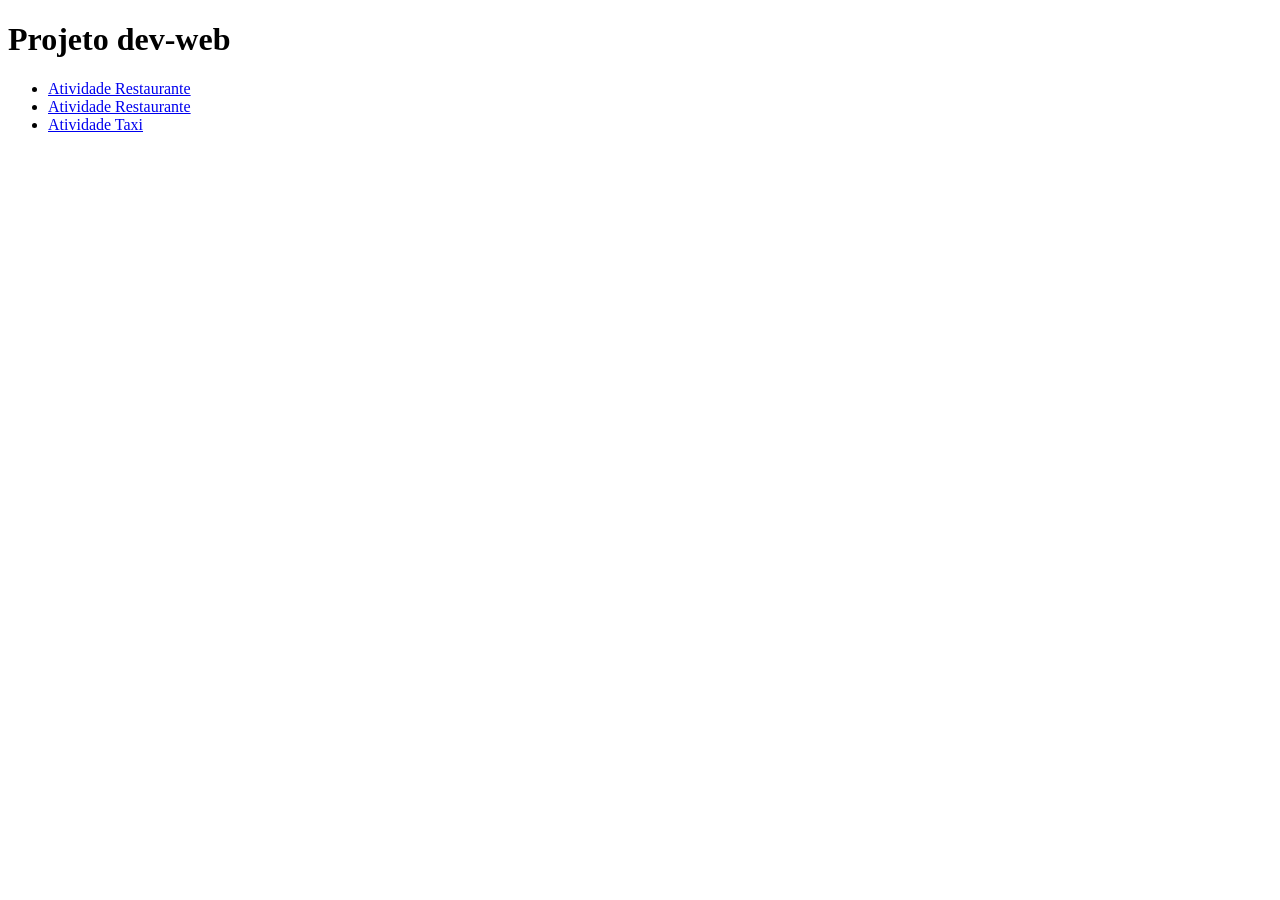
<file: index.html>
<!DOCTYPE html>
<html lang="en">
<head>
    <meta charset="UTF-8">
    <meta name="viewport" content="width=device-width, initial-scale=1.0">
    <title>Projeto dev-web</title>
</head>
<body>
    <main>
        <h1>
            Projeto dev-web
        </h1>
        <ul>
            <li>
                <a href="prova-restaurante/">Atividade Restaurante</a>
            </li>
            <li>
                <a href="cubo/">Atividade Restaurante</a>
            </li>
            <li>
                <a href="atv-taxi/">Atividade Taxi</a>
            </li>
        </ul>
    </main>
</body>
</html>
</file>
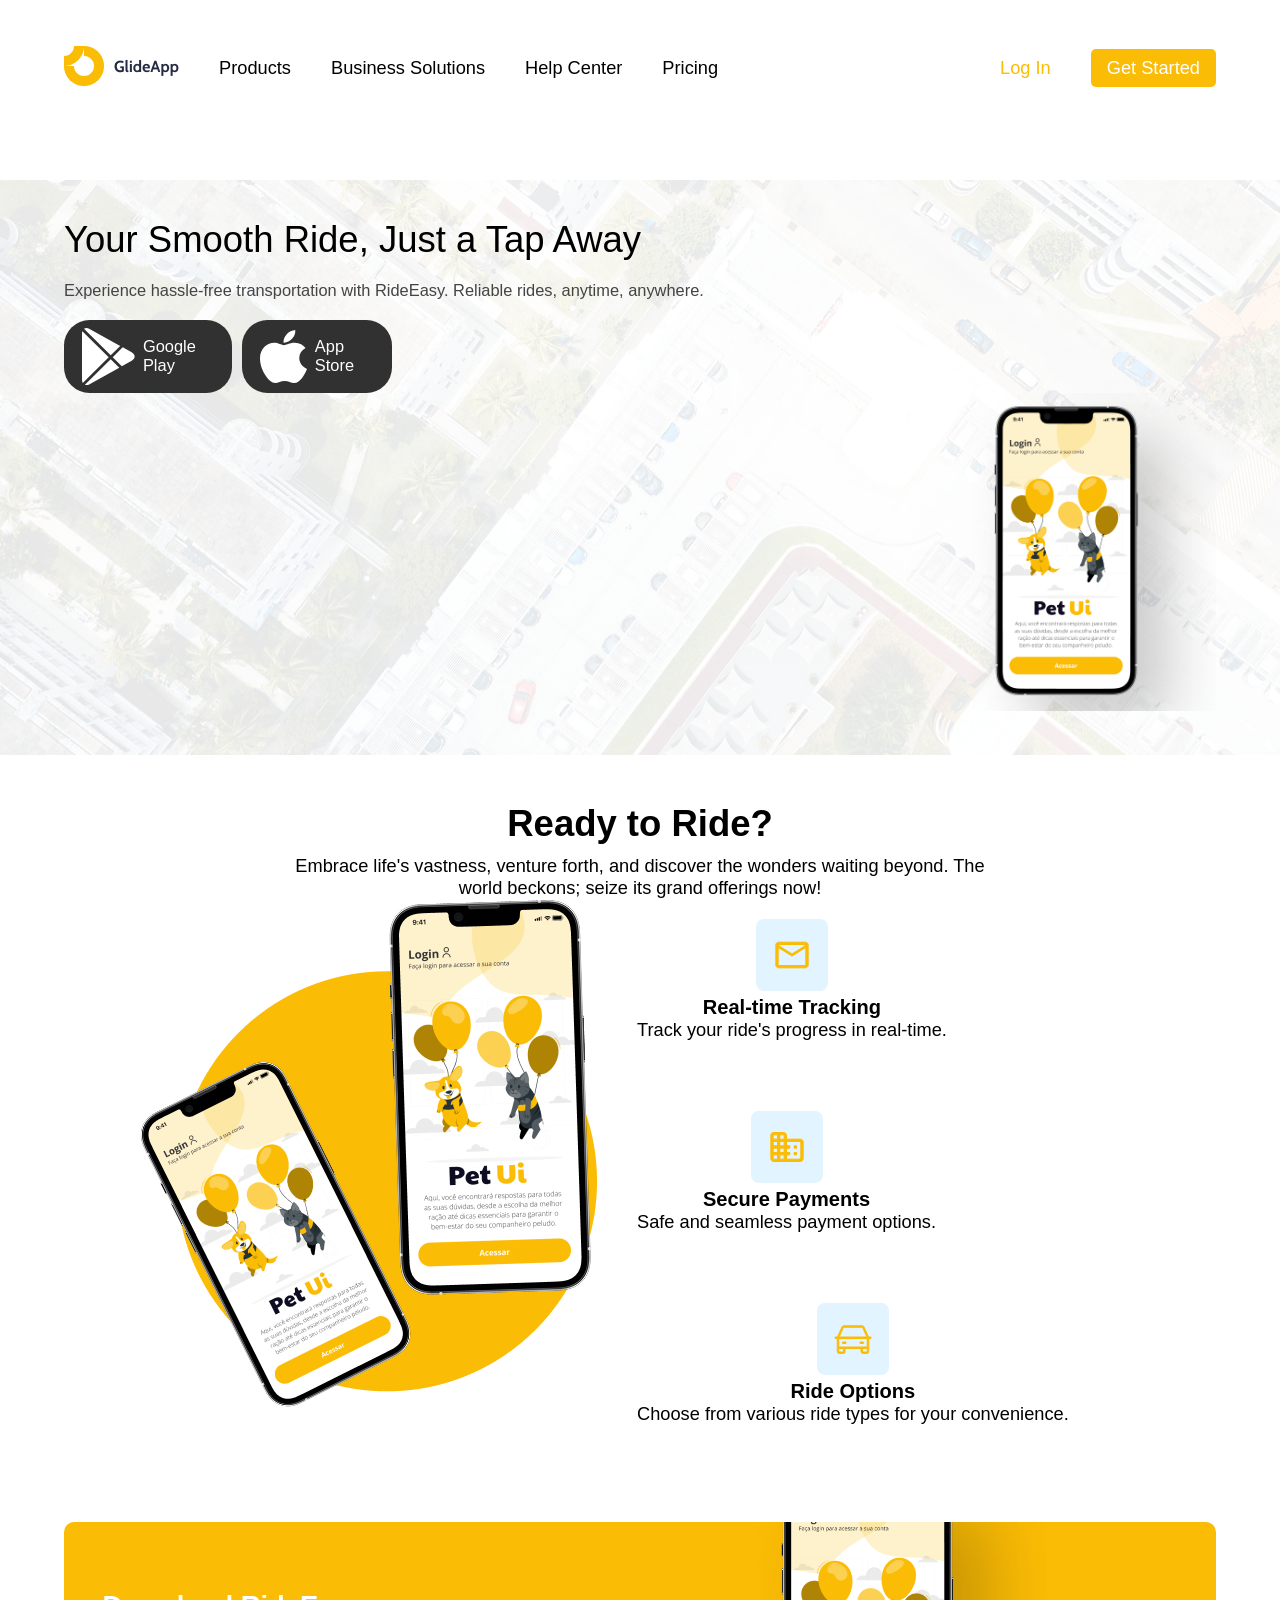
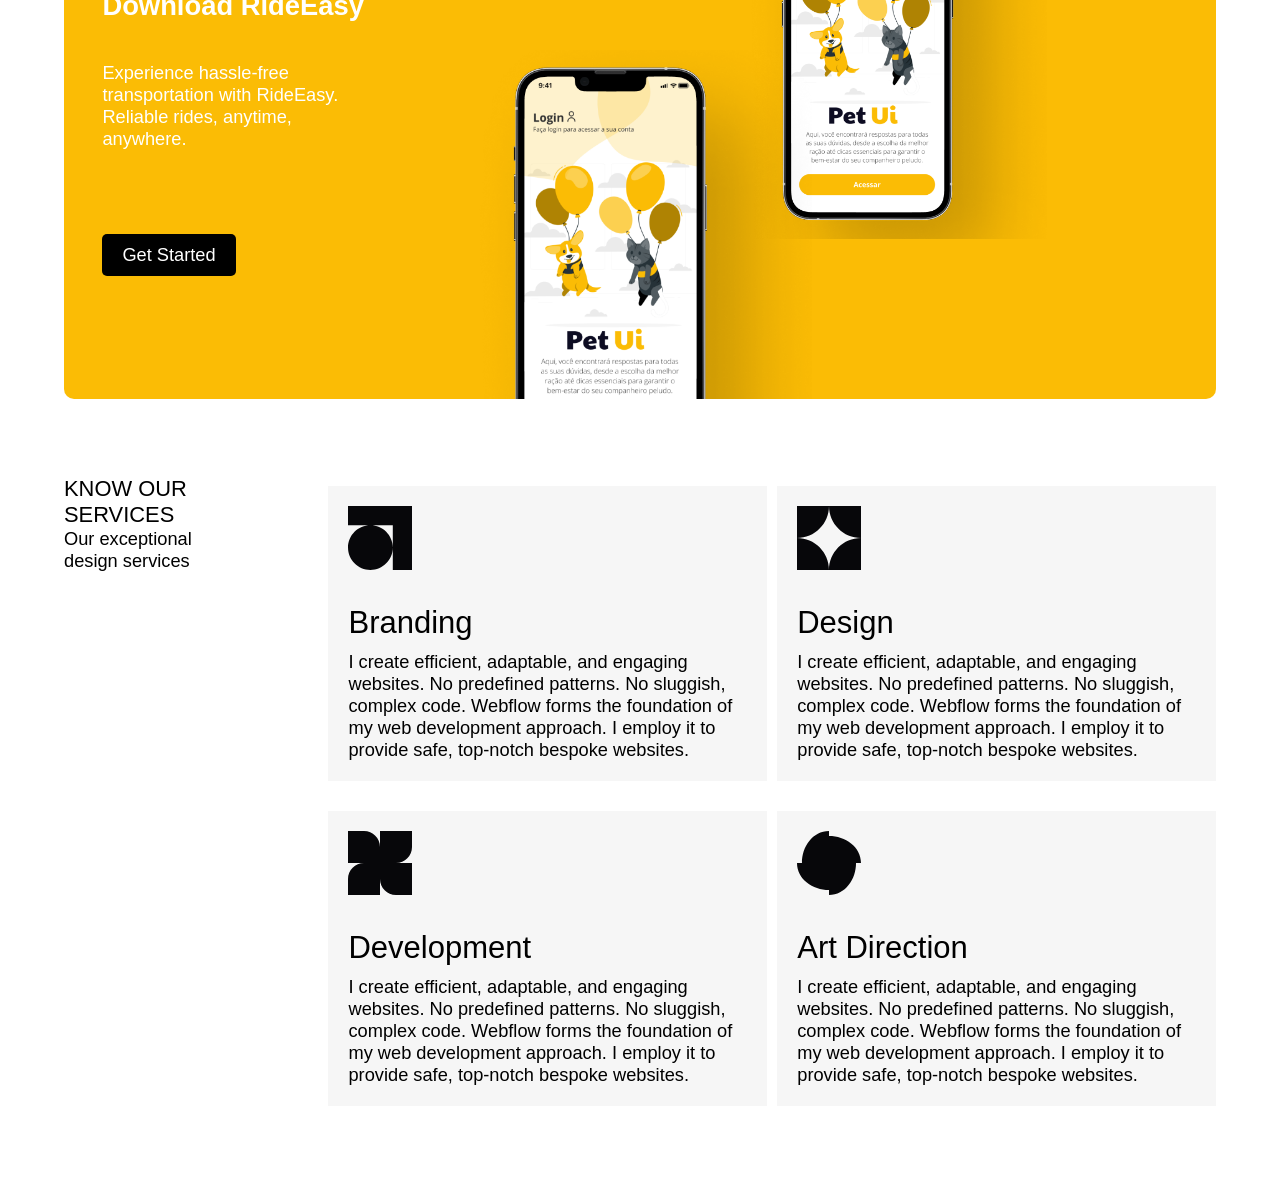
<file: atv-taxi/index.html>
<!DOCTYPE html>
<html lang="en">
<head>
    <meta charset="UTF-8">
    <meta name="viewport" content="width=Vgit config --global user.name "Seu Nome", initial-scale=1.0">
    <title>Atividade Taxi</title>
    <link rel="stylesheet" href="css/reset.css">
    <link rel="stylesheet" href="css/style.css">
</head>
<body>
    <header>
        <nav>
            <ul>
                <li>
                    <a href="index.html"><img src="images/logo-glide-app.png" alt=""></a>
                </li>
                <li>
                    <a href="#">Products</a>
                </li>
                <li>
                    <a href="#">Business Solutions</a>
                </li>
                <li>
                    <a href="#">Help Center</a>
                </li>
                <li>
                    <a href="#">Pricing</a>
                </li>
            </ul>
            <ul>
                <li class="font-yellow">
                    <a href="#">Log In</a>
                </li>
                <li class="button-yellow">
                    <a href="#">Get Started</a>
                </li>
            </ul>
        </nav>
    </header>
    <main>
        <section class="banner">
            <div class="text">
                <h2>
                    Your Smooth Ride, Just a Tap Away
                </h2>
                <p>
                    Experience hassle-free transportation with RideEasy. Reliable rides, anytime, anywhere.
                </p>
                <p class="buttons">
                    <a href="#"><img src="images/icon-button-google.svg" alt="icone play store">
                    <span>Google Play</span>
           </a>
                    
                    <a href="#"><img src="images/icon-apple-ios.svg" alt="icone aplle">
                    <span>App Store</span></a>
                </p>
            </div>
            <div class="image">
                <img src="images/iphone-pet-ui.png" alt="smartphones-pet-uis">
            </div>
        </section>

        <section class="ride">
            <h2>Ready to Ride?</h2>
            <p>Embrace life's vastness, venture forth, and discover the wonders waiting beyond. The world beckons; seize its grand offerings now!</p>
            <div>
                <div class="image">
                    <img src="images/smartphones-pet-uis.png " alt="tela do App">
                </div>
                <div class="lixta">
                    <ul>
                        <li>
                            <img src="images/icon-back-blue-letter.svg" alt="icon carta">
                            <h3>Real-time Tracking</h3>
                            <p>Track your ride's progress in real-time.</p>
                        </li>
                        <li>
                            <img src="images/icon-back-blue-building.svg" alt="icon build">
                            <h3>Secure Payments</h3>
                            <p>Safe and seamless payment options.</p>
                        </li>
                        <li>
                            <img src="images/icon-back-blue-car.svg" alt="icon car">
                            <h3>Ride Options</h3>
                            <p>Choose from various ride types for your convenience.</p>
                        </li>
                    </ul>
                </div>
            </div>
        </section>
        <section class="download">
            <h2>
                Download RideEasy
            </h2>
            <p>
                Experience hassle-free transportation with RideEasy. Reliable rides, anytime, anywhere.
            </p>
            <p>
                <button>
                    Get Started
                </button>
            </p>
            
        </section>
        <section class="services">
            <div class="text">
                <h2>
                    KNOW OUR SERVICES
                </h2>
                <p>
                    Our exceptional design services
                </p>
            </div>
            <div>
                <ul>
                    <li>
                        <img src="images/icon-brading.svg" alt="">
                        <h3>
                            Branding
                        </h3>
                        <p>
                            I create efficient, adaptable, and engaging websites. No predefined patterns. No sluggish, complex code. Webflow forms the foundation of my web development approach. I employ it to provide safe, top-notch bespoke websites.
                        </p>
                    </li>
                    <li>
                        <img src="images/icon-design.svg" alt="">
                        <h3>
                            Design
                        </h3>
                        <p>
                            I create efficient, adaptable, and engaging websites. No predefined patterns. No sluggish, complex code. Webflow forms the foundation of my web development approach. I employ it to provide safe, top-notch bespoke websites.
                        </p>
                    </li>
                    <li>
                        <img src="images/icon-development.svg" alt="">
                        <h3>
                            Development
                        </h3>
                        <p>
                            I create efficient, adaptable, and engaging websites. No predefined patterns. No sluggish, complex code. Webflow forms the foundation of my web development approach. I employ it to provide safe, top-notch bespoke websites.
                        </p>
                    </li>
                    <li>
                        <img src="images/icon-art.svg" alt="">
                        <h3>
                            Art Direction
                        </h3>
                        <p>
                            I create efficient, adaptable, and engaging websites. No predefined patterns. No sluggish, complex code. Webflow forms the foundation of my web development approach. I employ it to provide safe, top-notch bespoke websites.
                        </p>
                    </li>
                </ul>
            </div>
        </section>
    </main>
</body>
</html>
</file>
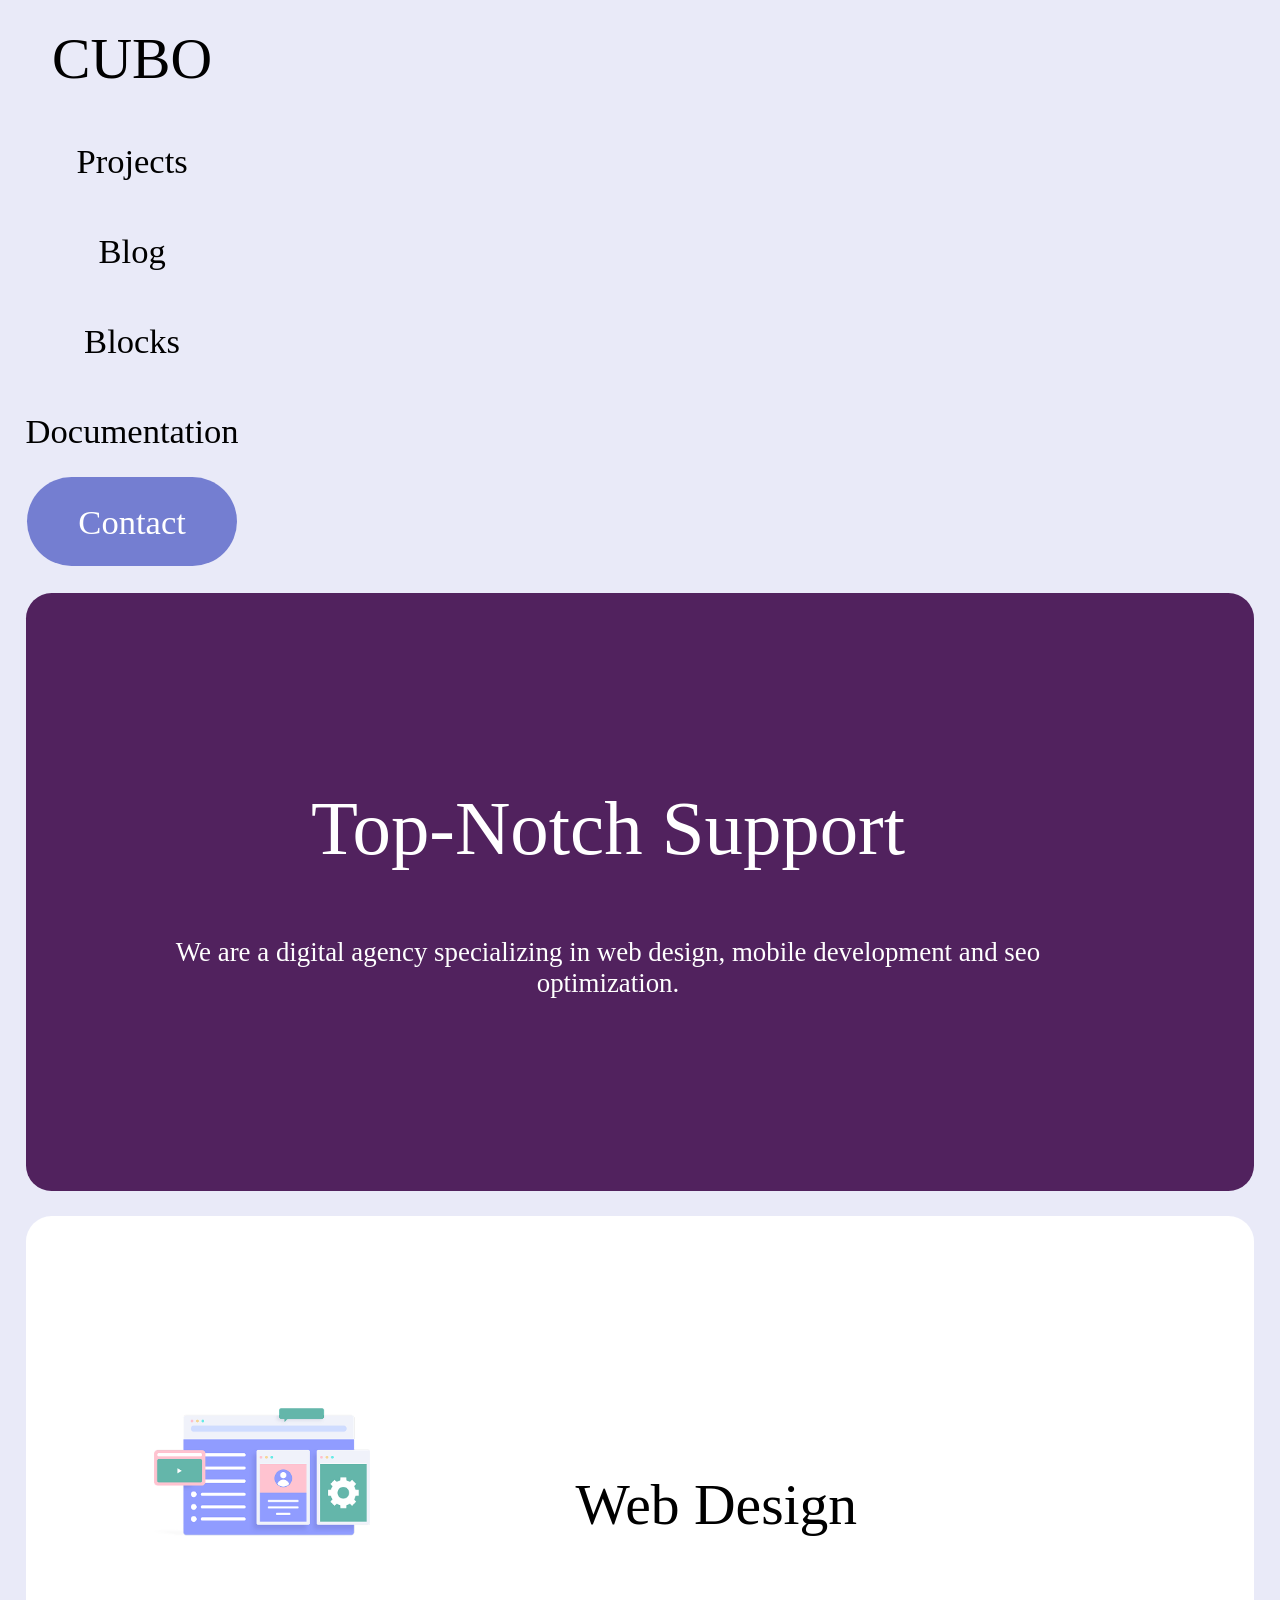
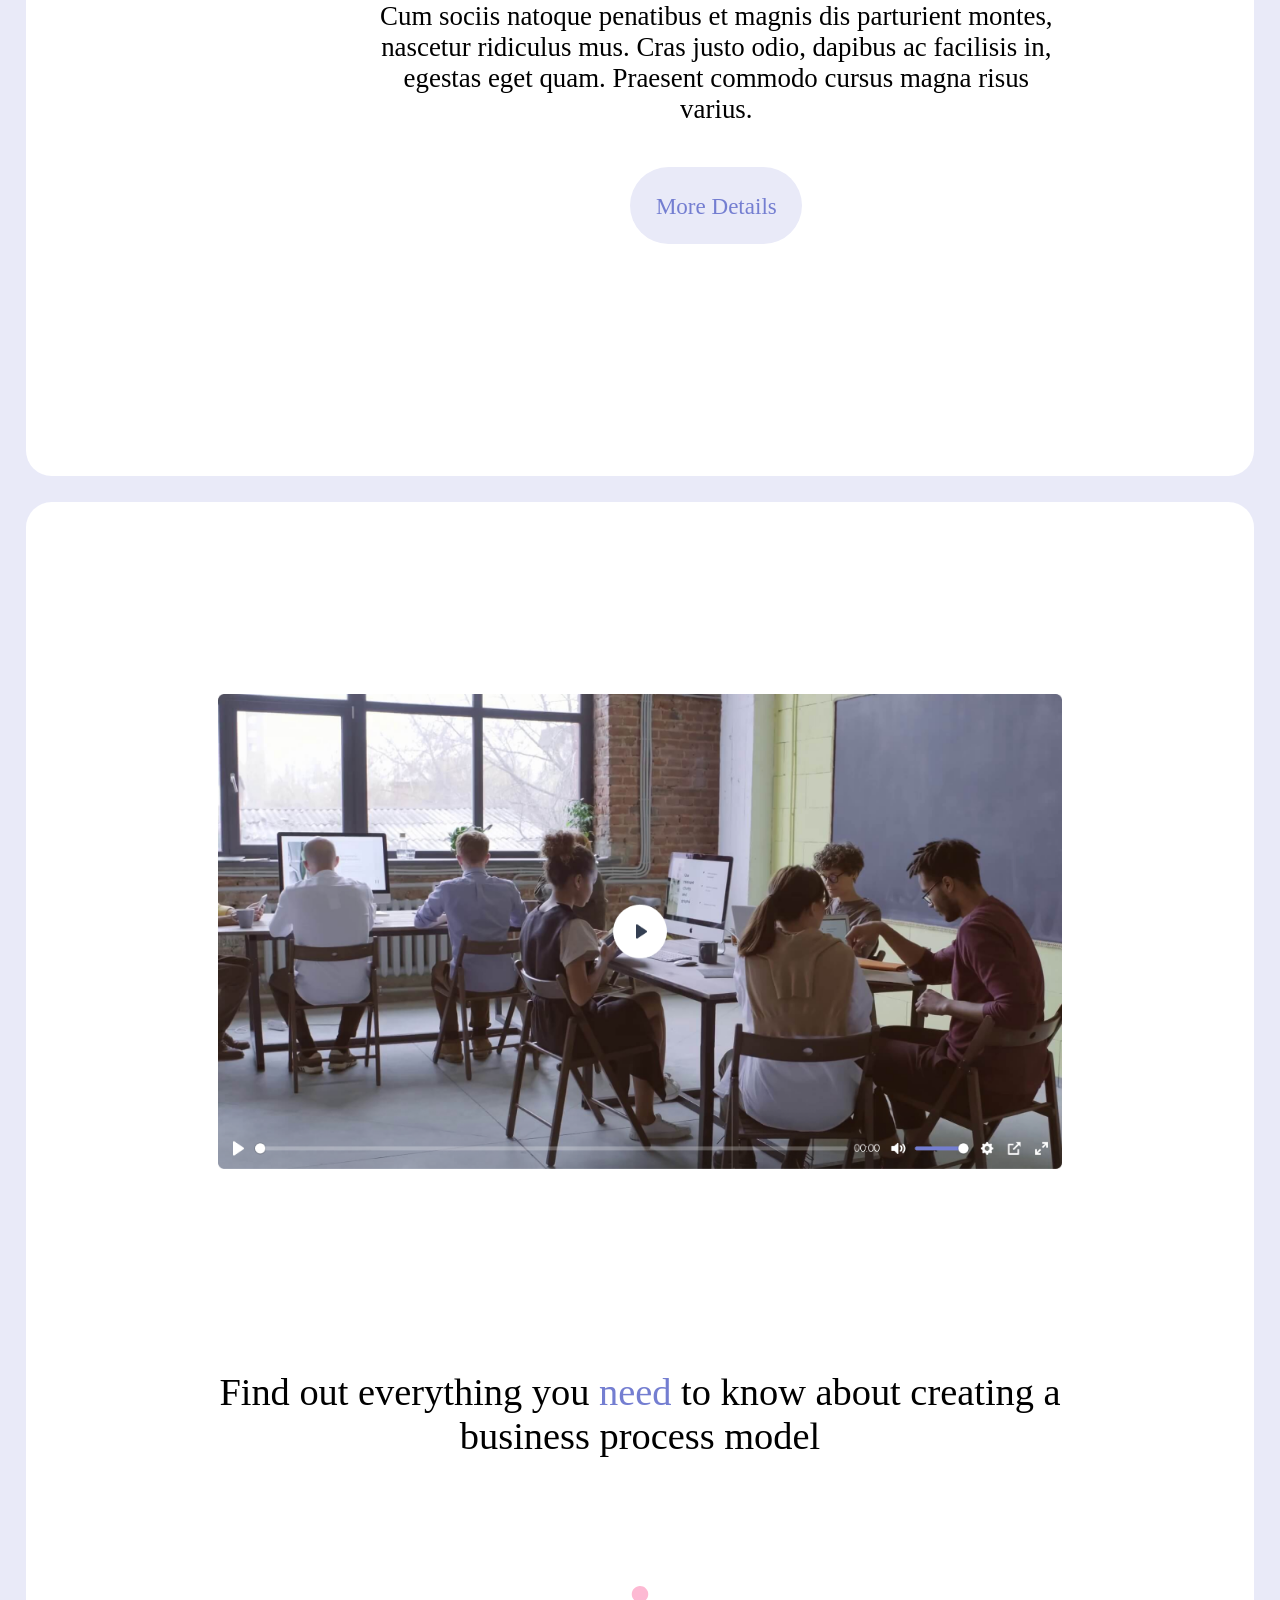
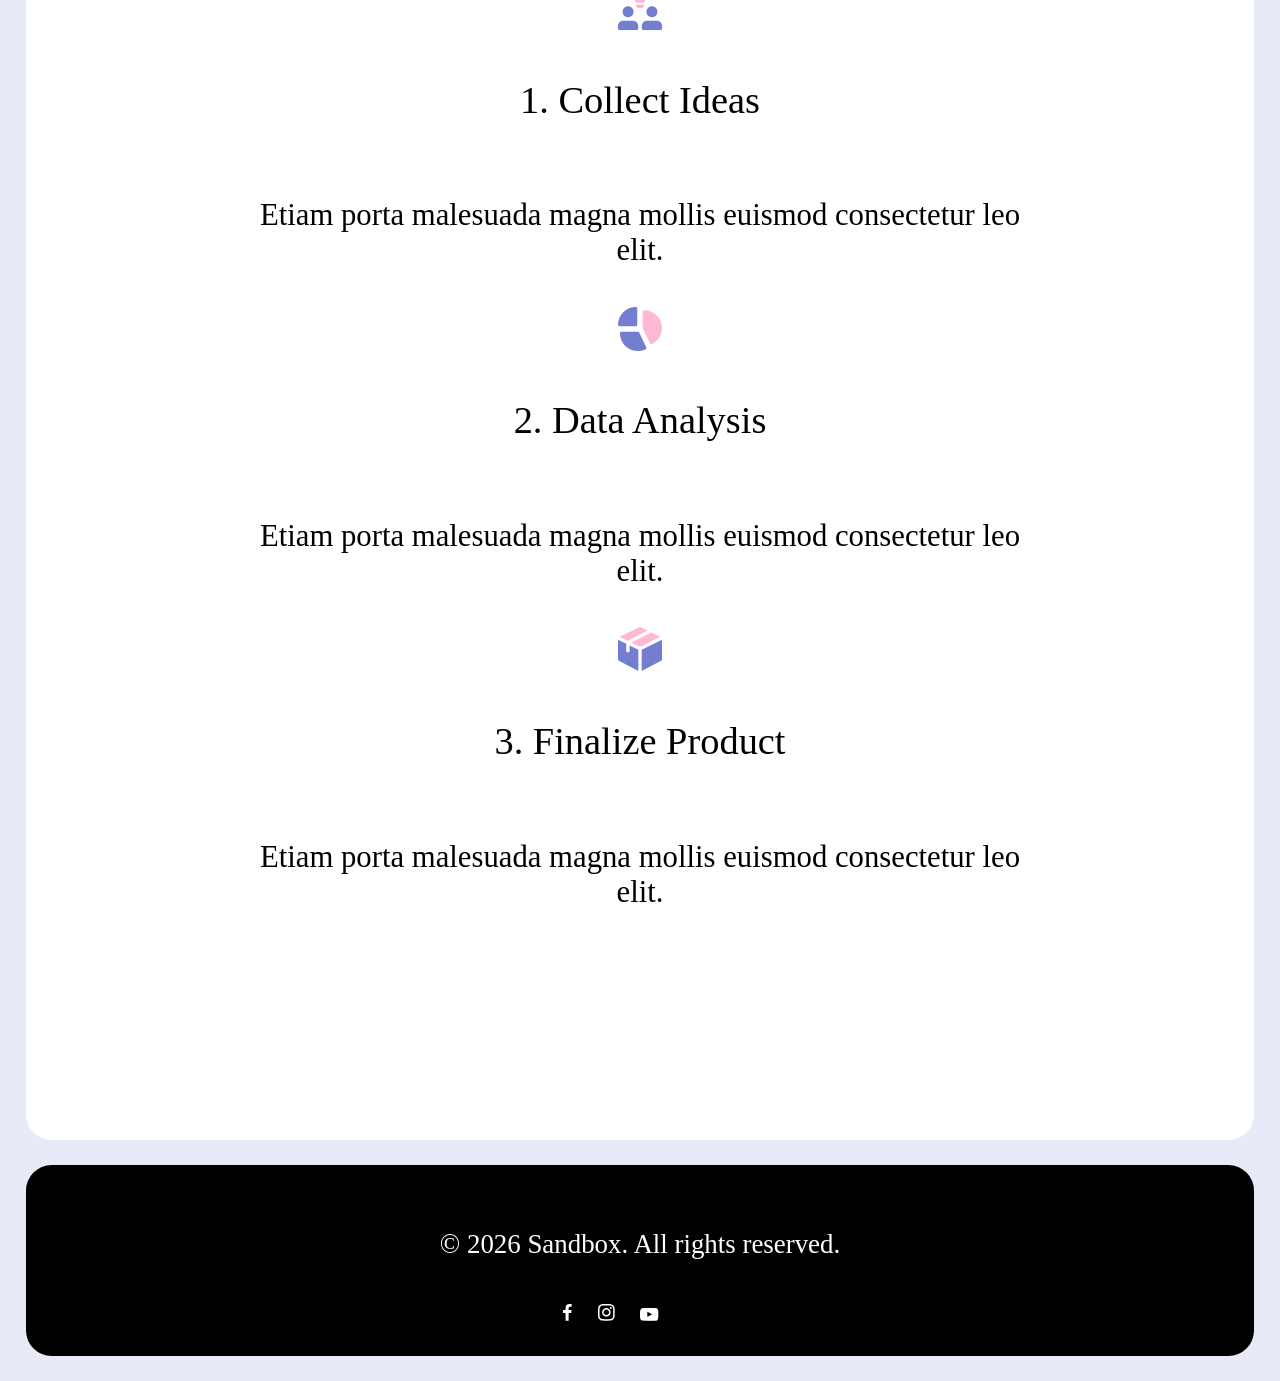
<file: cubo/index.html>
<!DOCTYPE html>
<html lang="en">
<head>
    <meta charset="UTF-8">
    <meta name="viewport" content="width=device-width, initial-scale=1.0">
    <title>Document</title>
    <link rel="stylesheet" href="css/reset.css">
    <link rel="stylesheet" href="css/style.css">
</head>
<body>
    <header>
        <nav>
            <ul>
                <li>
                    <h1>
                        <a href="index.html">CUBO</a>
                    </h1>
                </li>
                <li>
                    <a href="#">Projects</a>
                </li>
                <li>
                    <a href="#">Blog</a>
                </li>
                <li>
                    <a href="#">Blocks</a>
                </li>
                <li>
                    <a href="#">Documentation</a>
                </li>
                <li>
                    <span><a class="button" href="#"  >Contact</a></span>
                </li>
            </ul>
        </nav>
    </header>
    <main>
        <section class="banner">
        <div>
        <h2>
            Top-Notch Support
        </h2>
        <p>
            We are a digital agency specializing in web design, mobile development and seo optimization.
        </p>
        </div>
        </section>
        <section class="web">
            
                <div>
                    <ul>
                       <li>
                        <img src="images/web-design-cubo.png" alt="">  
                    </li> 
                    </ul>                  
                </div>
                <div>
                    <ul>
                    <li>
                        <h2>Web Design</h2>
                    </li>
                    <li>
                        <p>
                        Cum sociis natoque penatibus et magnis dis parturient  montes, nascetur ridiculus mus. Cras justo odio, dapibus ac facilisis in, egestas eget quam. Praesent commodo cursus magna risus varius.
                    </p> 
                    </li>
                   <li>
                    <p>
                        <span><a href="#" class="Details">More Details</a></span>
                    </p>  
                   </li>                                  
                </ul>
                </div>                              
        </section>
        <section class="video">
            <ul>
                <li>
                    <img src="images/video-cubo.png" alt="">
                </li>
                <li>
                    <h2>Find out everything you <span>need</span> to know about creating a business process model</h2>
                </li>
                <li>
                    <img src="images/icone-collect-ideas.svg" alt="">
                    <h3>1. Collect Ideas</h3>
                    <p>Etiam porta malesuada magna mollis euismod consectetur leo elit.</p>
                </li>
                <li>
                    <img src="images/icone-data-analysis.svg" alt="">
                    <h3>2. Data Analysis</h3>
                    <p>
                        Etiam porta malesuada magna mollis euismod consectetur leo elit.
                    </p>
                </li>
                <li>
                    <img src="images/icone-finalize-product.svg" alt="">
                    <h3>3. Finalize Product</h3>
                    <p>Etiam porta malesuada magna mollis euismod consectetur leo elit.</p>
                </li>
            </ul>
        </section>
    </main>
    <footer>
        <p>© 2026 Sandbox. All rights reserved.</p>
        <ul>                  
            <li>
                <img src="images/facebook.svg" alt="">
            </li>
            <li>
                <img src="images/instagram.svg" alt="">
            </li>
            <li>
                <img src="images/youtube.svg" alt="">
            </li>
        </ul>      
    </footer>
    
</body>
</html>
</file>
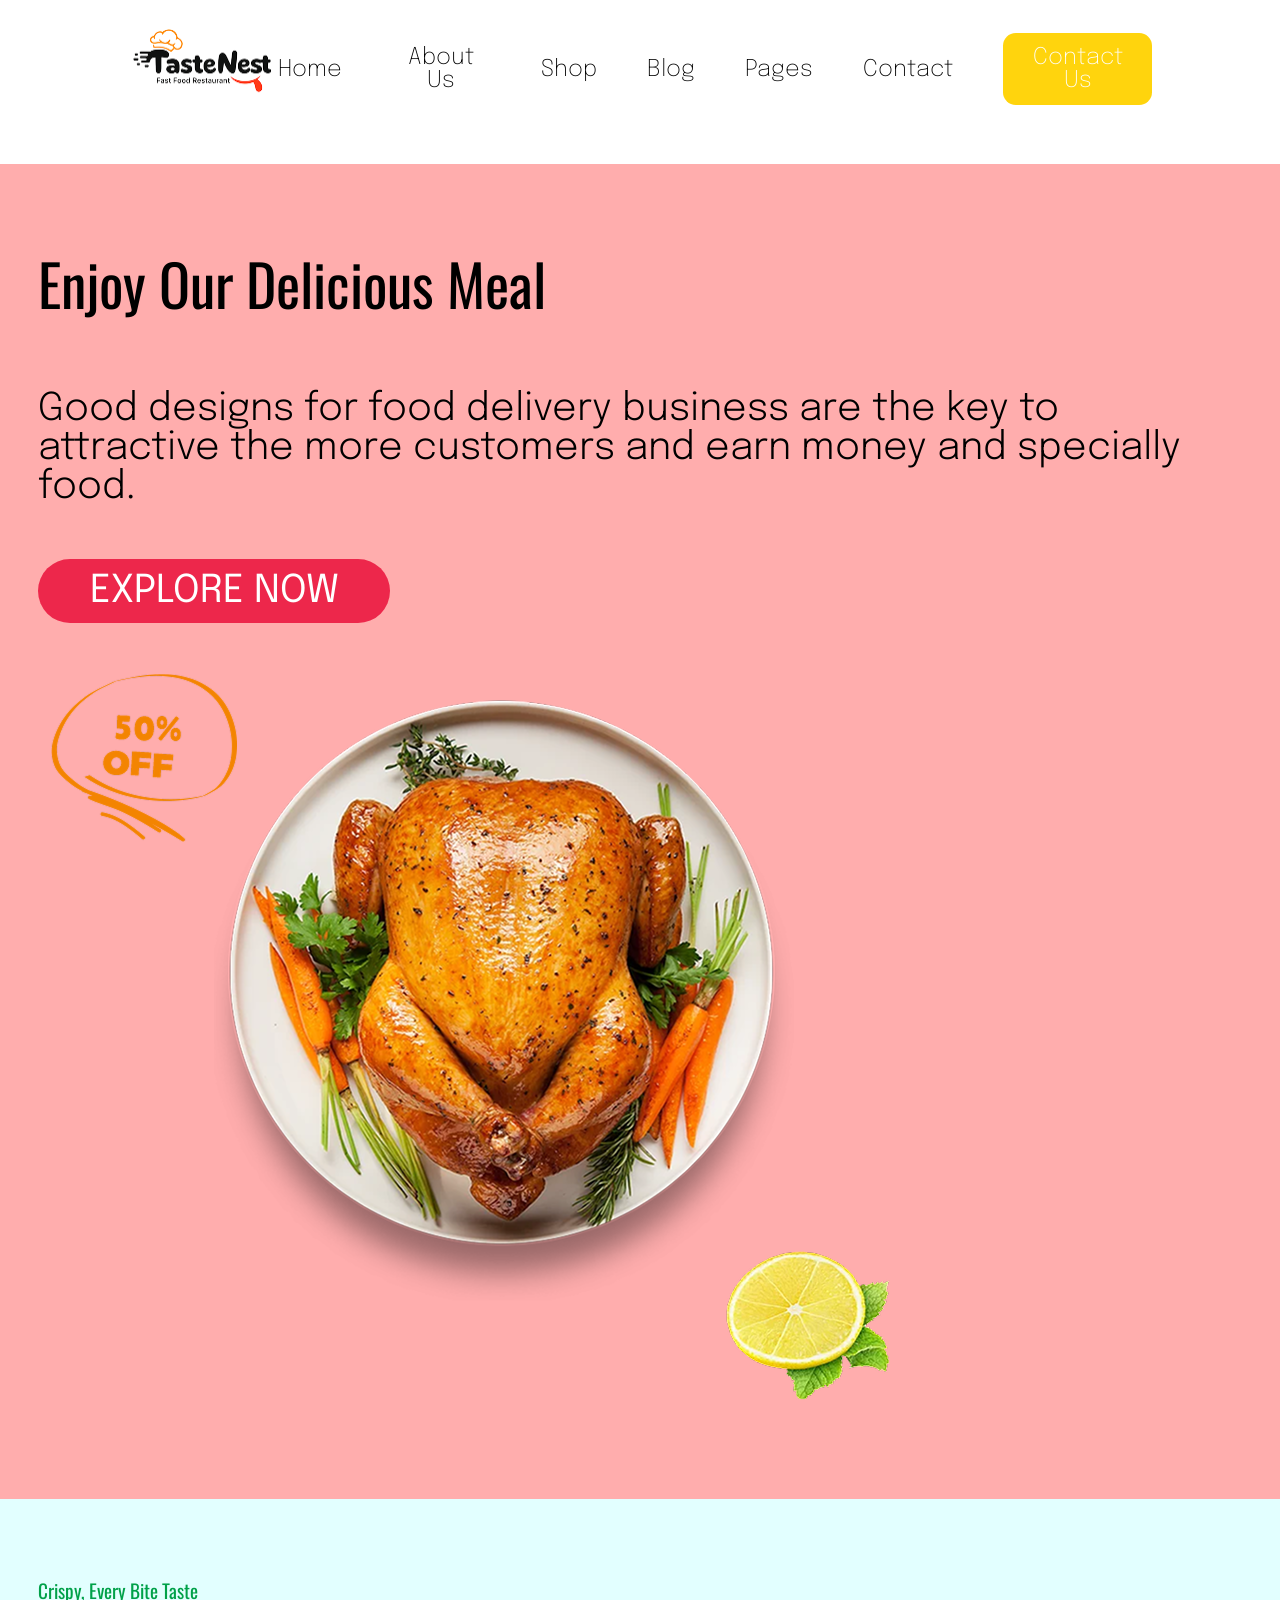
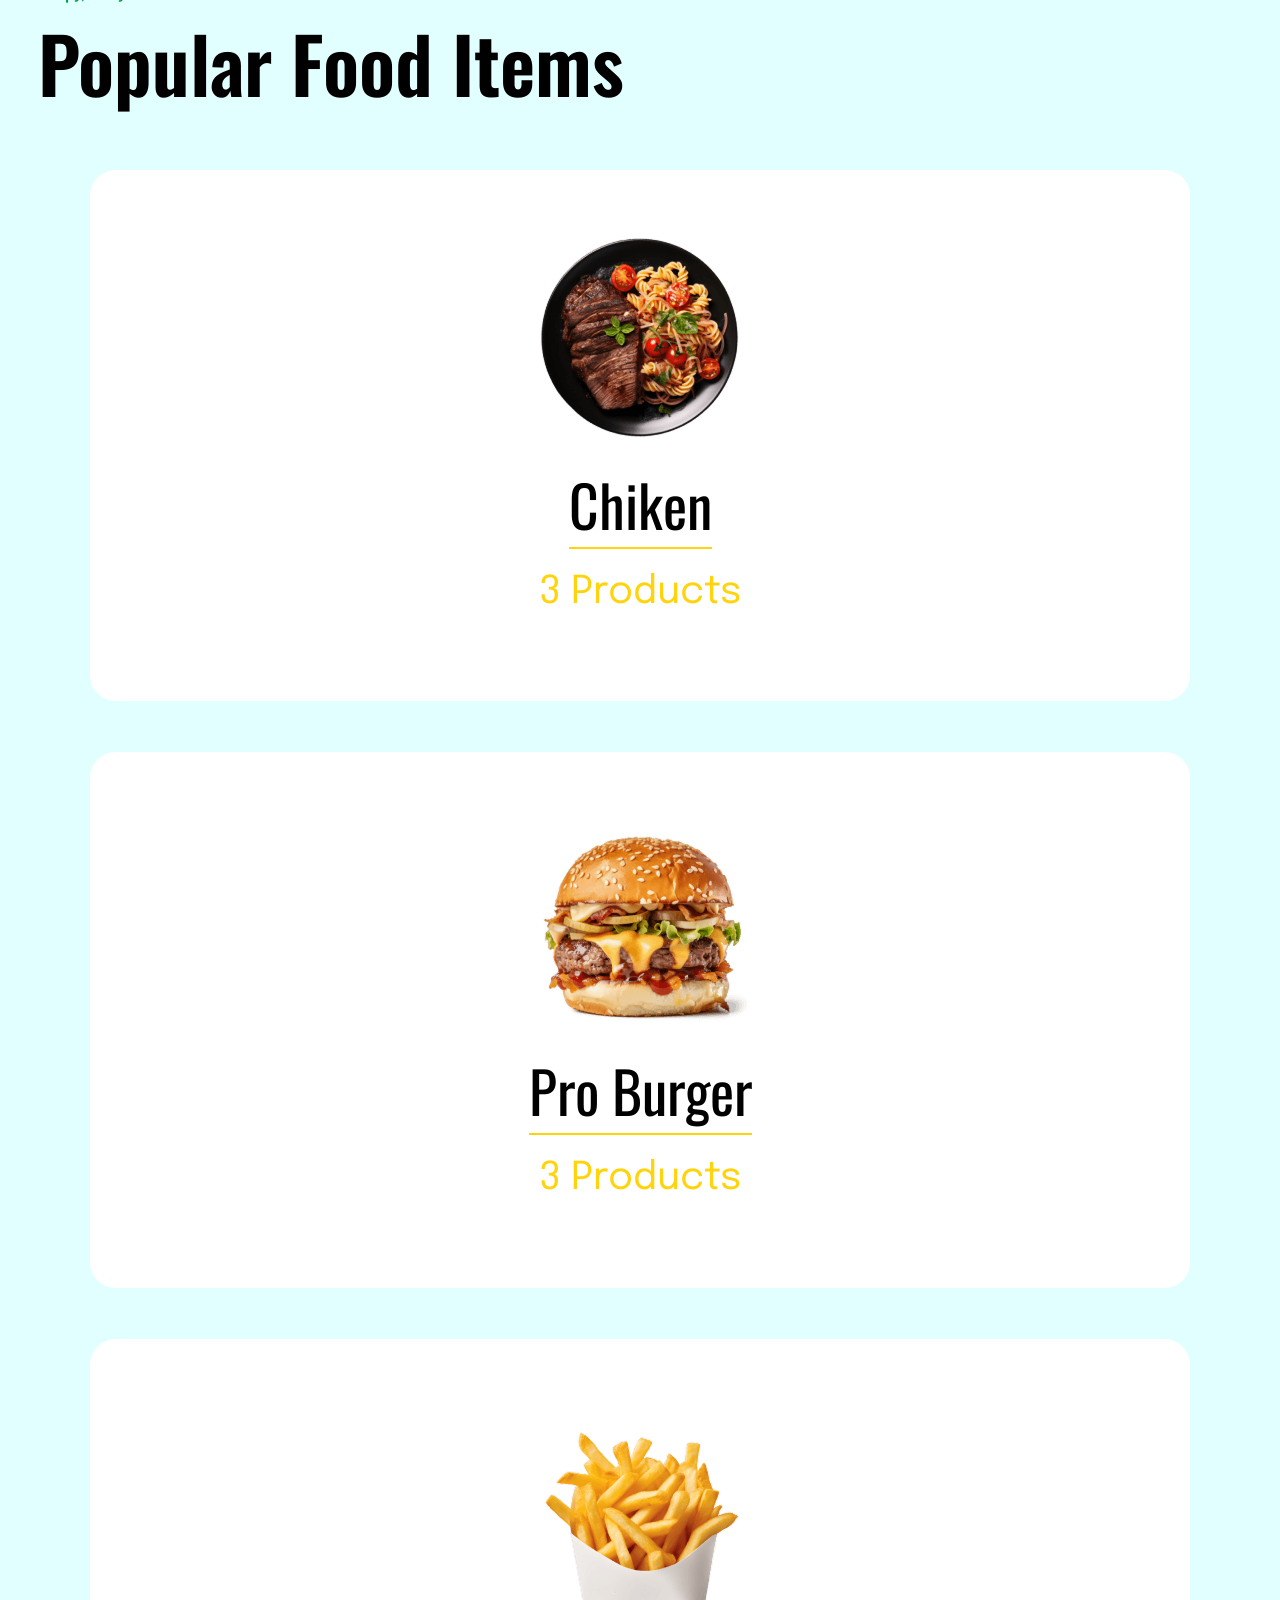
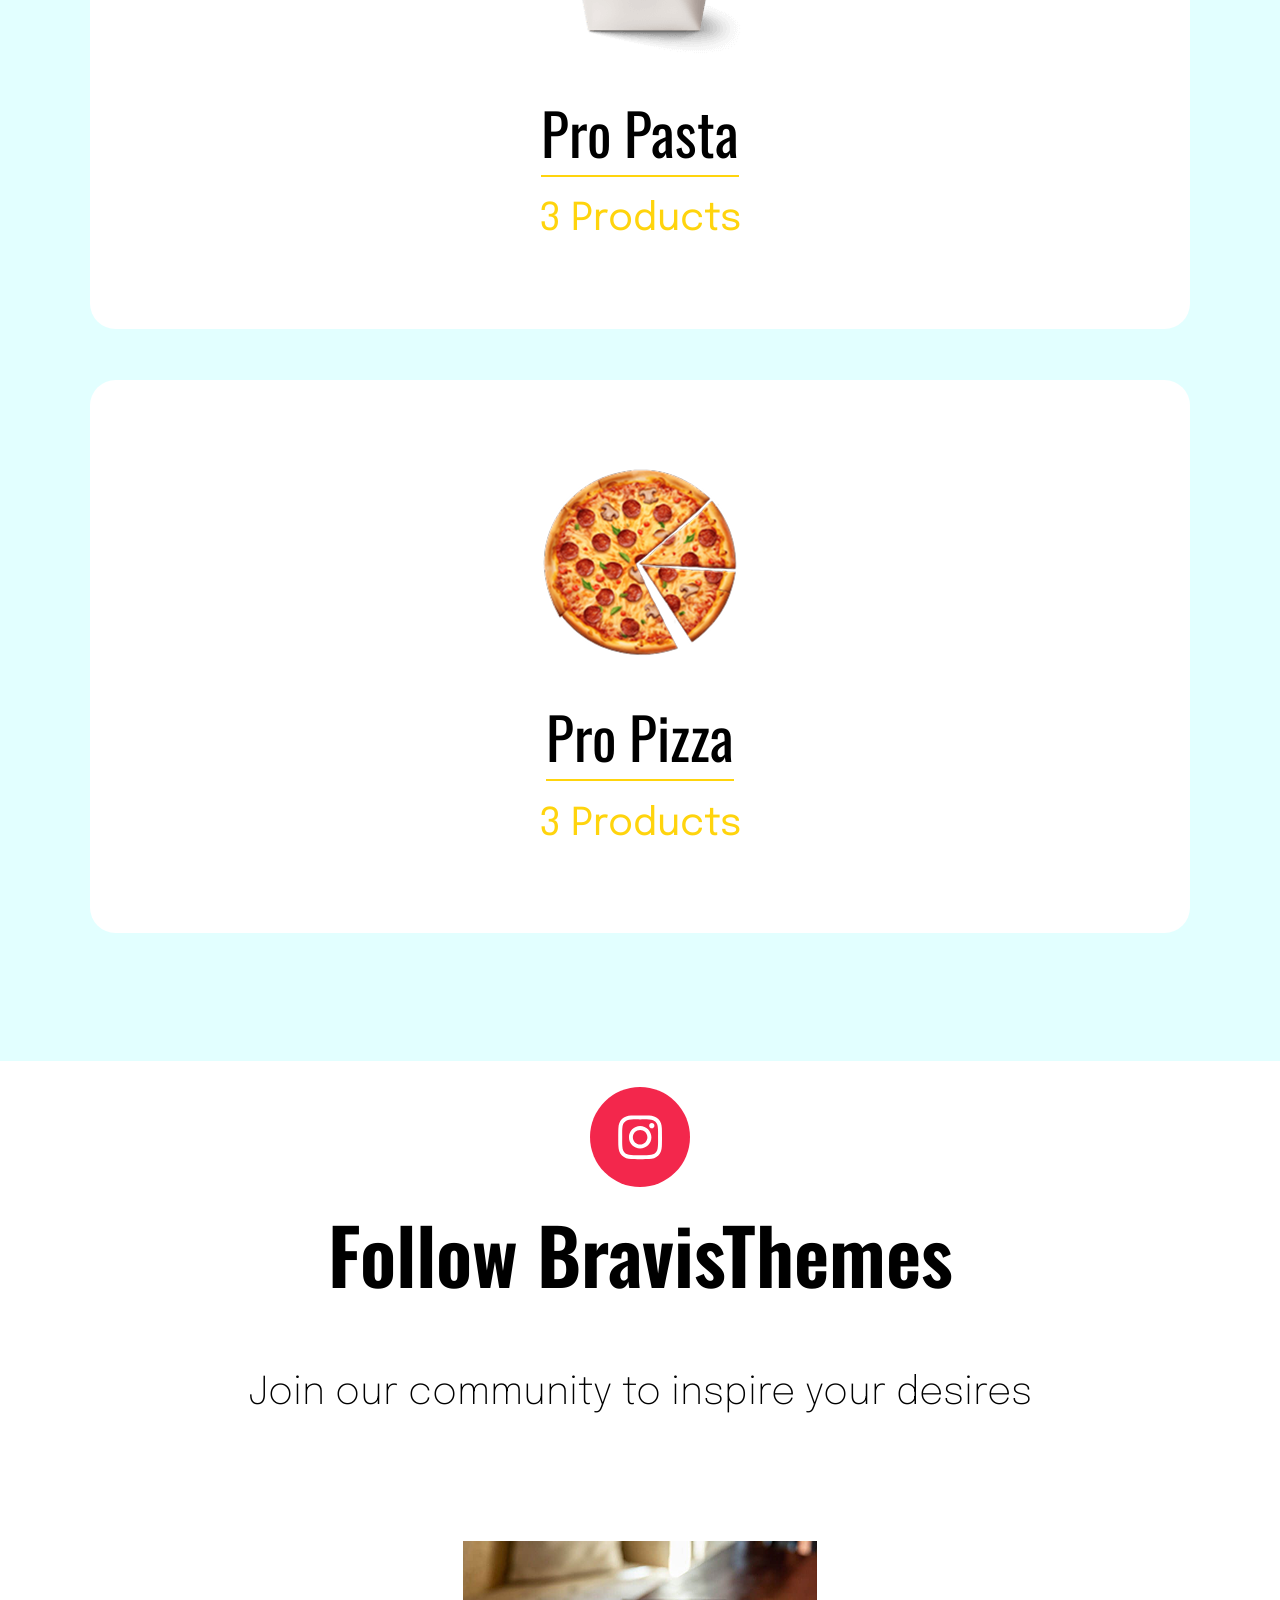
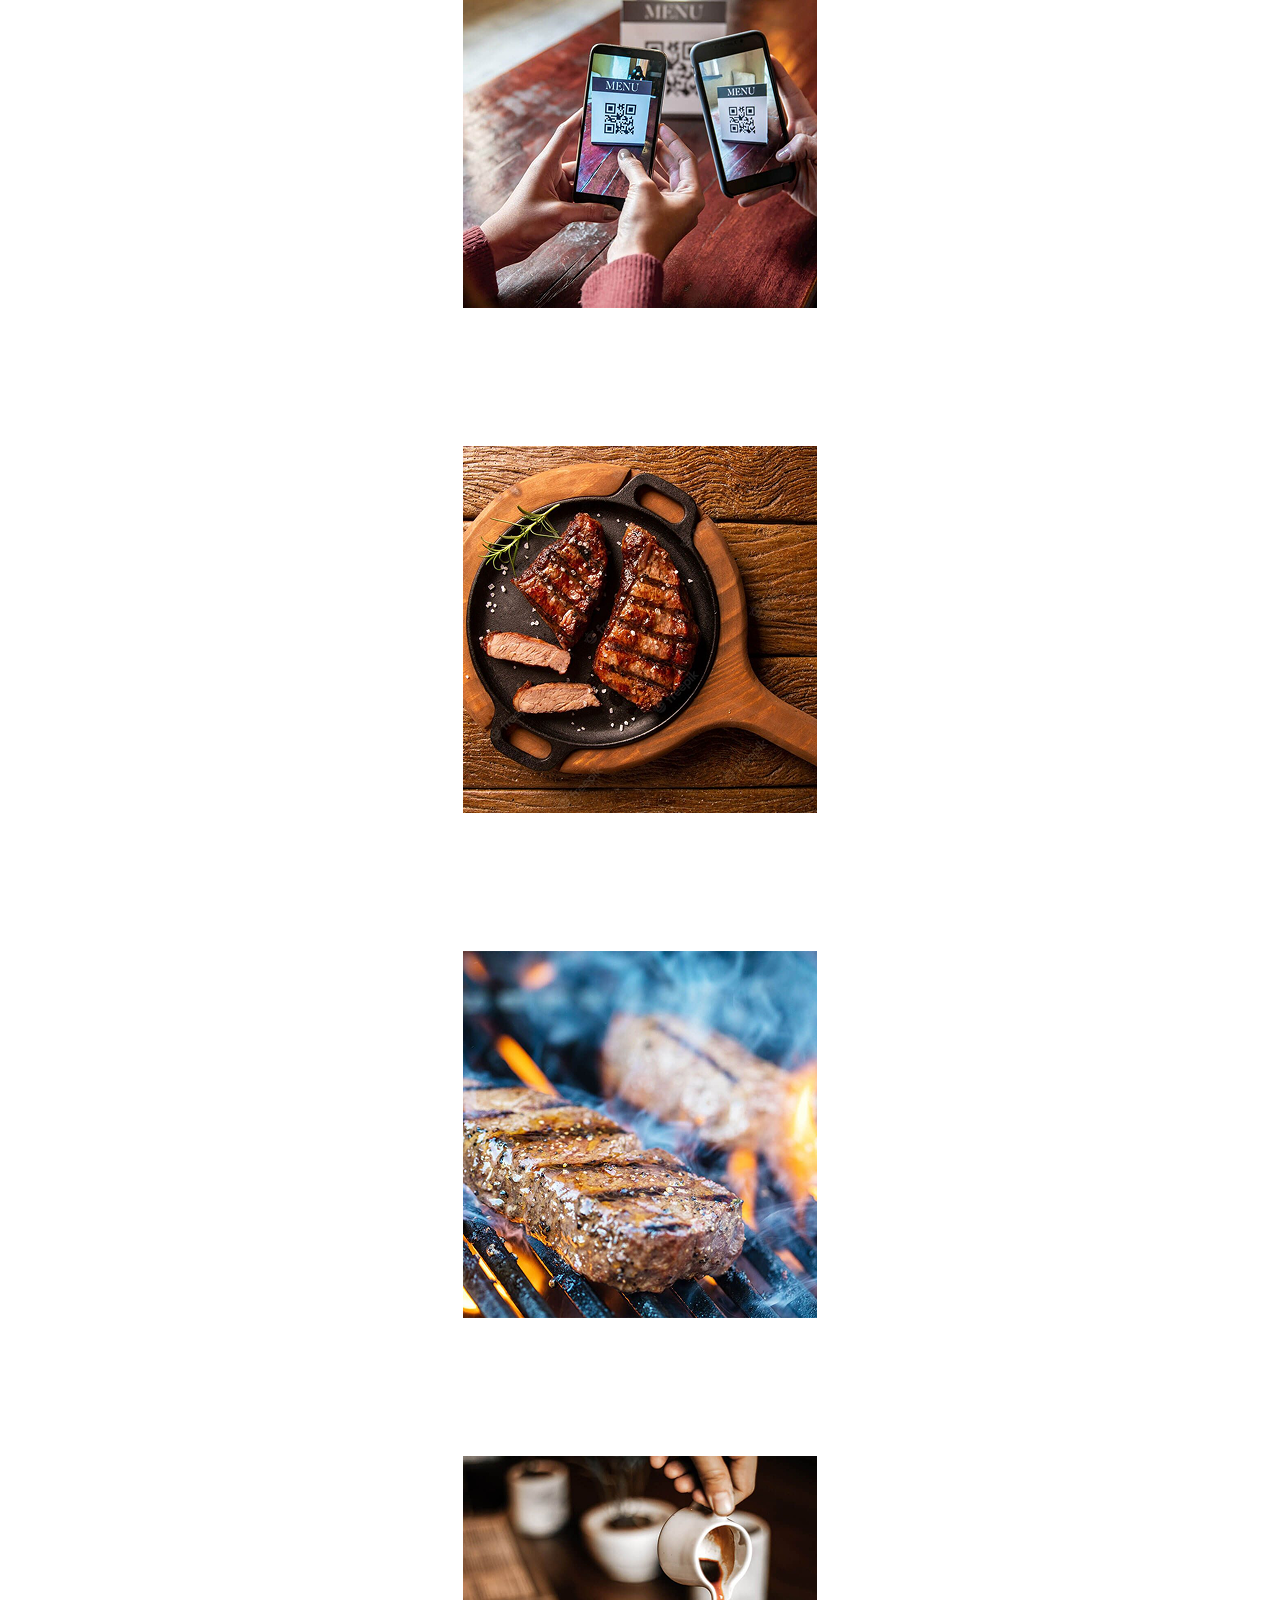
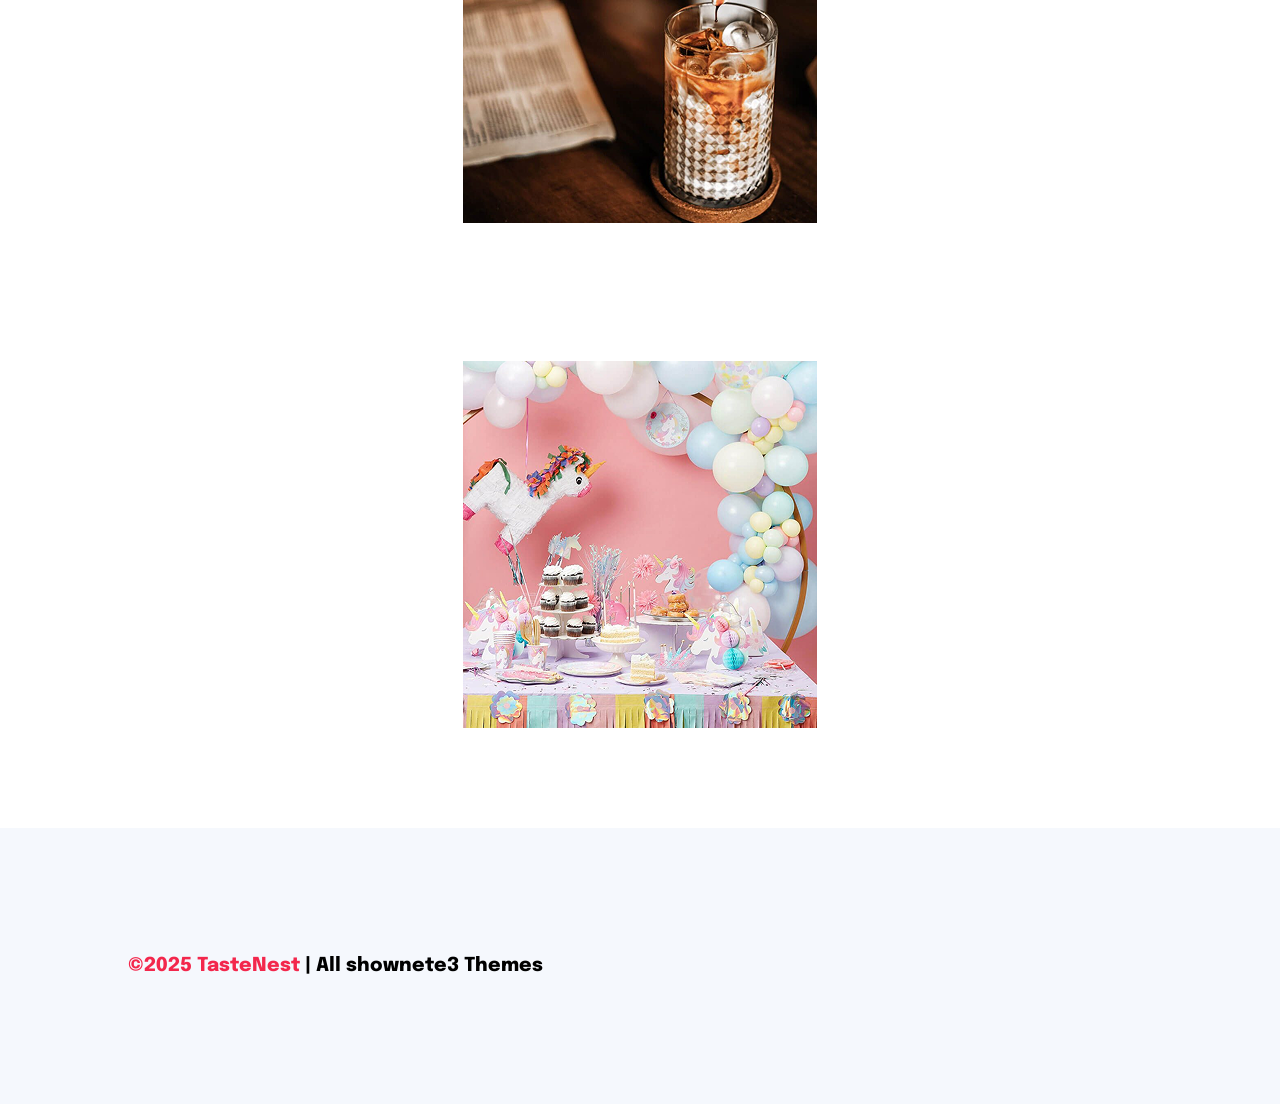
<file: prova-restaurante/index.html>
<!doctype html>
<html lang="en">
  <head>
    <meta charset="UTF-8" />
    <meta name="viewport" content="width=device-width, initial-scale=1.0" />
    <title>Document</title>
    <link rel="stylesheet" href="css/reset.css" />
    <link rel="stylesheet" href="css/style.css" />
  </head>
  <body>
    <header>
      <h1>
        <a href="index.html"></a
        ><img src="images/logo-tastenest.png" alt="logo-tastenest" />
      </h1>
      <nav>
        <ul>
          <li>
            <a href="index.html">Home</a>
          </li>
          <li>
            <a href="#">About Us</a>
          </li>
          <li>
            <a href="#">Shop</a>
          </li>
          <li>
            <a href="#">Blog</a>
          </li>   
          <li>
            <a href="#">Pages</a>
          </li>
          <li>
            <a href="#">Contact</a>
          </li>
          <li class="button">
            <a href="#">Contact Us</a>
          </li>
        </ul>
      </nav>
    </header>
    <main>
      <section class="banner">
        <h2>Enjoy Our Delicious Meal</h2>

        <p>
          Good designs for food delivery business are the key to attractive the
          more customers and earn money and specially food.
        </p>

        <span><a href="#">EXPLORE NOW</a></span>
        <img src="images/galeto-banner.png " alt="galeto-banner" />
      </section>
      <section class="food">
        <h3>Crispy, Every Bite Taste</h3>
        <h2>Popular Food Items</h2>
        <ul>
            <li>
                <img src="images/pasta.png.png" alt="pasta">
                <h4><span>Chiken</span></h4>
                <p>3 Products</p>
            </li>
            <li>
                <img src="images/burger.png.png" alt="burger">
                <h4><span>Pro Burger</span></h4>
                <p>3 Products</p>
            </li>
            <li>
                <img src="images/french-fry.png.png" alt="french-fry">
                <h4><span>Pro Pasta</span></h4>
                <p>3 Products</p>
            </li>
            <li>
                <img src="images/pizza-2.png.png" alt="pizza-2">
                <h4><span>Pro Pizza</span></h4>
                <p>3 Products</p>
            </li>
        </ul>
      </section>
      <section class="social">
        <img src="images/icone-instagram.svg" alt="icone-instagram">
        <h2>
Follow BravisThemes
        </h2>
        <p>
          Join our community to inspire your desires  
        </p>
        <ul>
            <li>
                <img src="images/follow-qrcode.png" alt="follow-qrcode">
            </li>
            <li>
                <img src="images/follow-churrasco-panela.png" alt="follow-churrasco-panela">
            </li>
            <li>
                <img src="images/follow-churrasco-grelha.png" alt="follow-churrasco-grelha">
            </li>
            <li>
                <img src="images/follow-cafe.png" alt="follow-cafe">
            </li>
            <li>
                <img src="images/follow-aniversario.png" alt="follow-aniversario">
            </li>
        </ul>
      </section>
    </main>
    <footer>
      <p>
        <span>&COPY;2025 TasteNest</span> | All shownete3 Themes
      </p>
    </footer>
  </body>
</html>
</file>
<file: atv-taxi/css/style.css>
html {
  font-size: clamp(1rem, calc(0.5rem + 0.8vw), 1.625rem);
  font-family: 'Trebuchet MS', 'Lucida Sans Unicode', 'Lucida Grande', 'Lucida Sans', Arial, sans-serif;
}
header{
  text-align: center;
  padding: 5vw 0vw 0vw 0vw ;
}
header nav ul li{
  margin: 20px 0 0 0
}
header nav ul li.font-yellow{
  color: #fbbc05;
}
header nav ul li.button-yellow a{
  background-color: #fbbc05;
  color: white;
  padding: 8px 16px 8px 16px;
  border-radius: 5px;
  display: inline-block;
}
.banner{
  background: url(../images/background-banner.png ) no-repeat;
  background-size:auto 100% auto;
  padding: 3vw 5vw 3vw 5vw;
  margin-top: 5vw;
}
.banner div.image{
  display: none ;
}
.banner div.image img{
  width: 20vw;
}
.banner h2{
  font-size: 2rem;
}
.banner p{
  color: rgb(68, 68, 68);
  font-size: 0.9rem;
  margin: 20px 0 0 0;
}
.banner p a{
  background: rgb(49, 49, 49);
  display: flex;
  align-items: center;
  padding: 8px 18px 8px 18px;
  gap: 8px;
  border-radius: 2vw;
  color: white;
}
.banner p.buttons{
  display: flex;
  gap: 10px;
  
}
.ride div.image{
  display: none;
}
.ride {
  text-align: center;
  padding: 3vw 5vw 3vw 5vw;
}
.ride h2{
  font-size: 2rem;
  font-weight: 700;
  padding: 10px 0 10px 0;
}
.ride div.lixta ul li{
  margin: 20px 0 20px 0;
}
.ride div.lixta ul li h3{
  font-size: 1.1rem;
  font-weight: 700;
}
.download{
  background-color: #fbbc05;
  margin: 3vw 5vw 3vw 5vw;
  border-radius: 10px;
  color: white;
  padding: 10px 10px 10px 10px;
}
.download h2{
  font-size: 1.7rem;
  font-weight: 700;
  padding: 10px 0px 20px 0;
}
.download h2{
  font-size: 1.5rem;
  margin: 20px 0 20px 0;
  }
.download button{
    background-color: black;
    padding: 10px 20px 10px 20px;
    border-radius: 5px;
  }
.download p{
    padding: 0 0 20px 0;
    margin: 0 0 5vw 0;
  }
.services{
    margin: 6vw 5vw 6vw 5vw;
  }
.services h2{
  font-size: 1.2rem;
}
.services div.text{
  margin: 0 0 20px 0;
}
.services ul li{
  background-color: #f6f6f6;
  padding: 20px 20px 20px 20px;
  margin: 10px 0 10px 0;
}
.services ul li h3{
  font-size: 1.7rem;
  padding: 30px 0 10px 0;
}


@media only screen and (min-width: 600px) {
  header nav{
    display: flex;
    justify-content: space-between;
  }
  header nav ul{
    display: flex;
    align-items: center;
    gap: 40px;
  }
  header{
    padding: 2vw 5vw 2vw 5vw;
  }
  .banner div.image{
    display: block;
    text-align: right;
  }
  .banner img{
    
    width: 50%;
  }
  .ride div.image{
    display: block;
  }
  .ride>p{
    padding: 0 20% 0 20%;

  }
  .ride > div {
    display: flex;
    justify-content: center;
    gap: 40px;
  }
  .ride div.lixta ul{
    display: flex;
    flex-wrap: wrap;
    gap: 30px;
    width: 40vw;
  }
  .download{
    padding: 3vw 3vw 3vw 3vw;
    background: url(../images/iphone-pet-ui.png) no-repeat, url(../images/iphone-pet-ui.png) no-repeat, linear-gradient(#fbbc05,#fbbc05);
    background-size: auto 90%, auto 80%;
    background-position: center 10vw, 80% -5vw;
  }
  .download p{
    width: 25%;
    margin: 0 0 5vw 0;
  }
  .services{
    display: flex;
    gap: 10vw;
  }
  .services div.text{
    width: 50%;
  }
  .services ul{
    display: grid;
    grid-template-columns: 1fr 1fr;
    gap: 10px;
  
  }

}
</file>
<file: cubo/css/style.css>
/* === IMPORTAÇÃO DE FONTES */

@import url('https://fonts.googleapis.com/css2?family=Epilogue:ital,wght@0,100..900;1,100..900&family=Fredoka:wght@300..700&family=Nunito:ital,wght@0,200..1000;1,200..1000&family=Oswald:wght@200..700&family=Urbanist:ital,wght@0,100..900;1,100..900&display=swap');
/*
Fontes Disponíveis:
// Sugiro usar esta 
font-family: "Urbanist", sans-serif; 
font-family: "Fredoka", sans-serif;
font-family: "Epilogue", sans-serif;
font-family: "Nunito", sans-serif;
font-family: "Oswald", sans-serif;
*/
/* ==========================*/

/* ==== FORMATAÇÃO GERAL === */
html{
    font-size: clamp(1rem, 2vw + 0.8rem, 3rem);
    background-color: #E9EAF8;
}
header nav ul li{
    text-align: center;
    padding: 2vw;
    font-size: 0.9rem;
}
header h1{
    font-size: 1.5rem;
}
header span{
    background-color: #747ED1;
    border-radius: 5vw;
    padding: 2vw 4vw 2vw 4vw;
    color: white;
}
.banner{
    background-color: #51225E;
    border-radius: 2vw;
    margin: 2vw;
    padding: 15VW 15VW 15VW 10VW;
    text-align: center;
    color: white;
}
.banner h2 {
    font-size: 2rem;
    padding: 0vw 0vw 5vw 0vw;
}
.banner p{
    font-size: 0.7rem;
}
.web {
    background-color: #ffffff;
    border-radius: 2vw;
    margin: 2vw;
    padding: 15VW 15VW 15VW 10VW;
    text-align: center;
}
.web h2{
    font-size: 1.5rem;
    padding: 5vw;
}
.web p{
    font-size: 0.7rem;
    padding: 0vw 0vw 5vw 0vw;
}
.web span{
    color: #747ED1;
    background-color: #E9EAF8;
    padding: 2vw 2vw 2vw 2vw;
    border-radius: 5vw;
    font-size: 0.6rem;
}
.video{
    background-color: #ffffff;
    border-radius: 2vw;
    margin: 2vw;
    padding: 15VW 15VW 15VW 15VW;
    text-align: center;
}
.video h2{
    padding: 15vw 0vw 10vw 0vw;
}
.video span{
    color: #747ED1;
}
.video h3{
    padding: 3vw;
}
.video p{
    font-size: 0.8rem;
    padding: 3vw;
}
footer{
    background-color: #000000;
    border-radius: 2vw;
    margin: 2vw;
    padding: 2VW 2VW 0VW 2VW;
    text-align: center;
    color: white;
}
footer p{
    font-size: 0.7rem;
    padding: 3vw 0vw 0vw 0vw;
}
footer ul{
    display: flex;
    padding: 2vw 0vw 2vw 40vw ;
    gap: 2vw;
}
/* MEDIA QUERY - DESKTOP */
@media  screen and (min-width: 600px) {
header{
    display: flex;
    justify-content: space-between;
    
}
.web{
    display: flex;
    
}
}
</file>
<file: prova-restaurante/css/style.css>
/* === IMPORTAÇÃO DE FONTES */
@import url('https://fonts.googleapis.com/css2?family=Epilogue:ital,wght@0,100..900;1,100..900&family=Fredoka:wght@300..700&family=Nunito:ital,wght@0,200..1000;1,200..1000&family=Oswald:wght@200..700&display=swap');
/*
Follow - font-family: "Fredoka", sans-serif;
Medu - Oswald
*/
/* ==========================*/

/* ==== FORMATAÇÃO GERAL === */
html{
    font-size: clamp(1rem, 2vw + 0.8rem, 3rem);
    font-family: "Epilogue", sans-serif;
}
h1{
    font-family: "Nunito", sans-serif;
}
h2,h3,h4,h5,h6{
    font-family: "Oswald", sans-serif;
}

header {
    text-align: center;
}
header nav ul li.button a{
    background-color: #FFD40D;
    border-radius: 1vw;
    color: white;
    padding: 2vw 2vw 2vw 2vw;
    display: inline-block;
}
section.banner{
    padding: 2rem 1rem 2rem 1rem;
    background-color: #ffadad;
    margin: 2vw 0vw 0vw 0vw;
}
section.banner h2{
    font-size: 1.5rem;
}
section.banner p{
    font-weight: 300;
    padding: 5vw 0vw 5vw 0vw;
}
section.banner span a{
    background-color: #ED274B;
    border-radius: 4vw;
    padding: 1vw 4vw 1vw 4vw ;
    color: white;
}
section.banner img{
    padding: 5vw 1vw 1vw 1vw;
}
section.food {
    background-color: rgb(226, 255, 255);
    padding: 2rem 1rem 2rem 1rem;
}
section.food h3 {
    color: #00A149;
    font-size: 0.5rem;
}
section.food h2 {
    font-weight: 600;
    font-size: 2rem;
}
section.food ul li{
    text-align: center;
    background-color: white;
    border-radius: 2vw;
    margin: 4vw;
    padding: 5vw;
}
section.food h4 span{
    font-size: 1.5rem;
    border-bottom: solid 2px #FFD40D;
}
section.food p {
    margin: 2vw;
    color: #FFD40D;
}
section.social {
    align-items: center;
    text-align: center;
    margin: 2vw;
}
section.social h2{
    font-size: 2rem;
    font-weight: 600;
}
section.social p{
    font-weight: 200;
    padding: 5vw;
}
section.social ul li {
    padding: 5vw ;
}
footer p {
    background-color: #F5F8FD ;
    padding: 10vw ;
    font-weight: 800;
    font-size: 0.5rem;
}
footer span{
    color: #F3274C;
}


/* MEDIA QUERY - DESKTOP */
@media  screen and (min-width: 600px) {
header{
    display: flex;
    justify-content: space-between;
    padding: 2vw 10vw 2vw 10vw;
    align-items: center;
}
header nav ul{
    display: flex;
    font-weight: 200;
    gap: 50px;
    font-size: 0.6rem;
    align-items: center;
}
header nav ul li.button a{
    padding: 1vw 1vw 1vw 1vw;
}
}
</file>
